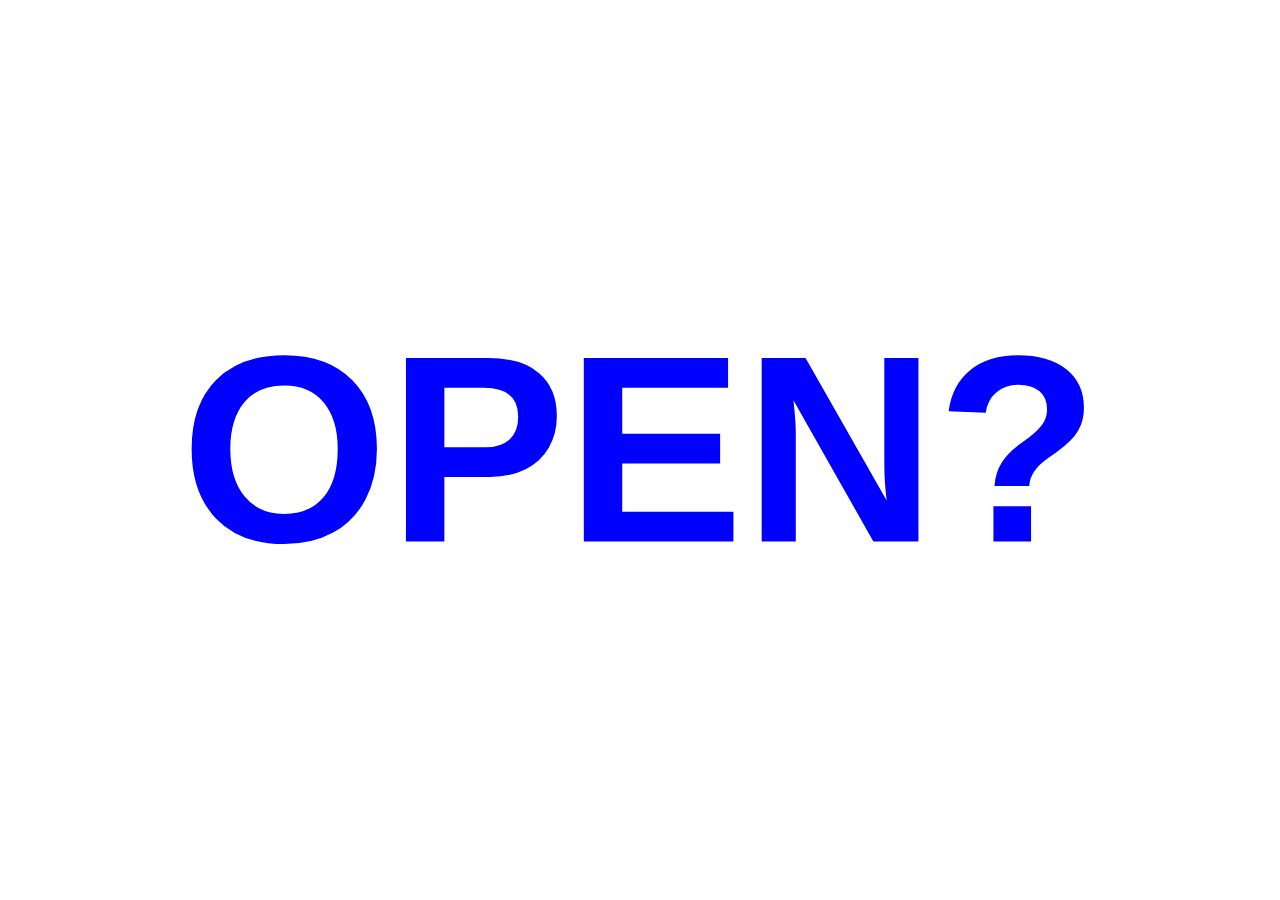
<file: index.html>
<!DOCTYPE html>
<html lang="en">
<head>
  <meta charset="UTF-8">
  <meta name="viewport" content="width=device-width, initial-scale=1.0">
  <meta http-equiv="X-UA-Compatible" content="ie=edge">
  <link href="style.css" rel="stylesheet">
  <title>Portfolio</title>
</head>

<body>
    <a href="page1.html">OPEN?</a>
</body>
</file>
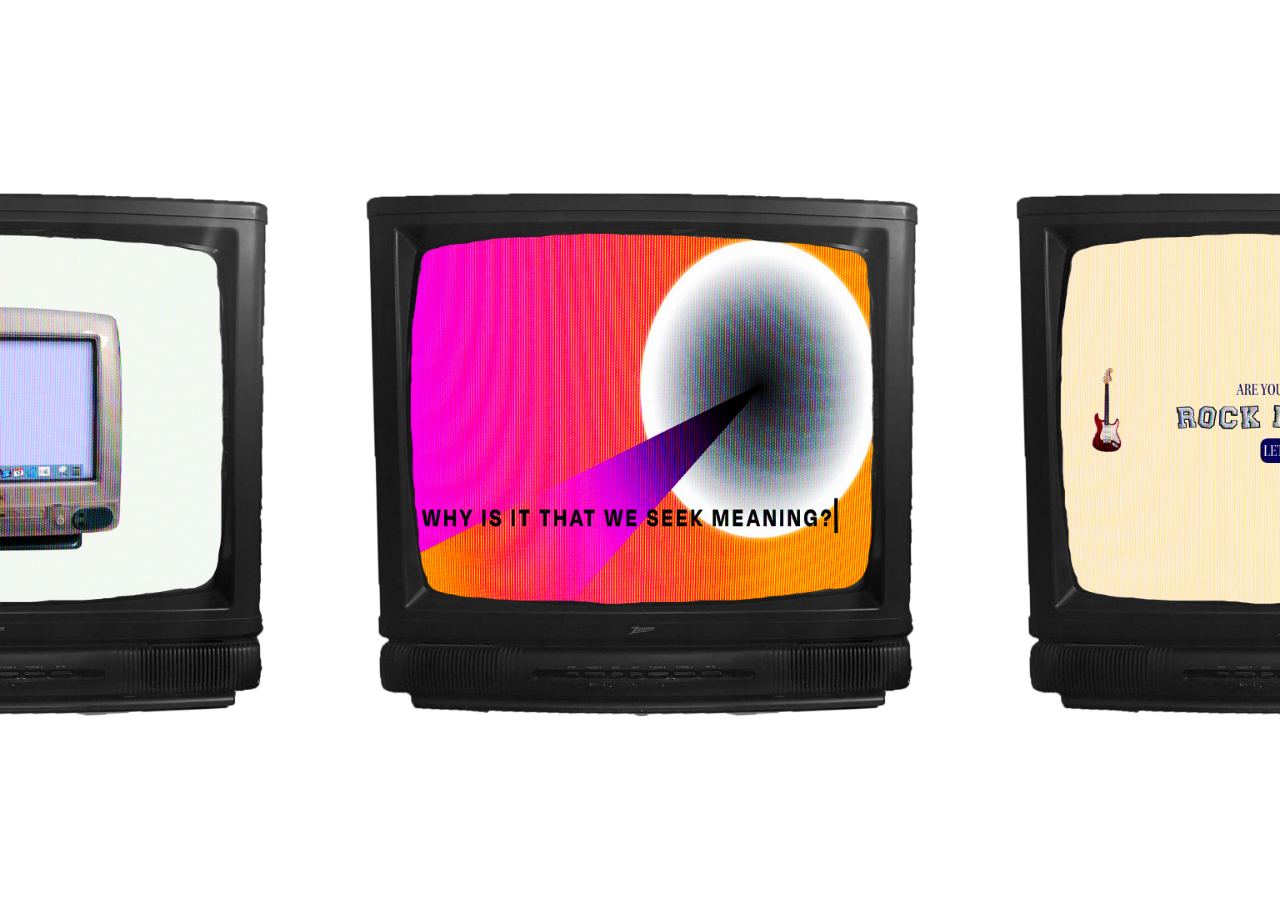
<file: page1.html>
<!DOCTYPE html>
<html lang="en">
<head>
  <meta charset="UTF-8">
  <meta name="viewport" content="width=device-width, initial-scale=1.0">
  <meta http-equiv="X-UA-Compatible" content="ie=edge">
  <link href="style1.css" rel="stylesheet">
  <title>Portfolio</title>
</head>

<body>
  <div class="grid-container">
    <div class="grid-item">
    <a href="pageproject1.html"><img src="images/project1.png"></a>
    </div>

    <div class="grid-item">
    <a href="pageproject2.html"><img src="images/project2.png"></a>
    </div>

    <div class="grid-item">
    <a href="pageproject3.html"><img src="images/project3tv.png"></a>
    </div>
  </div>

</body> 

</html>
</file>
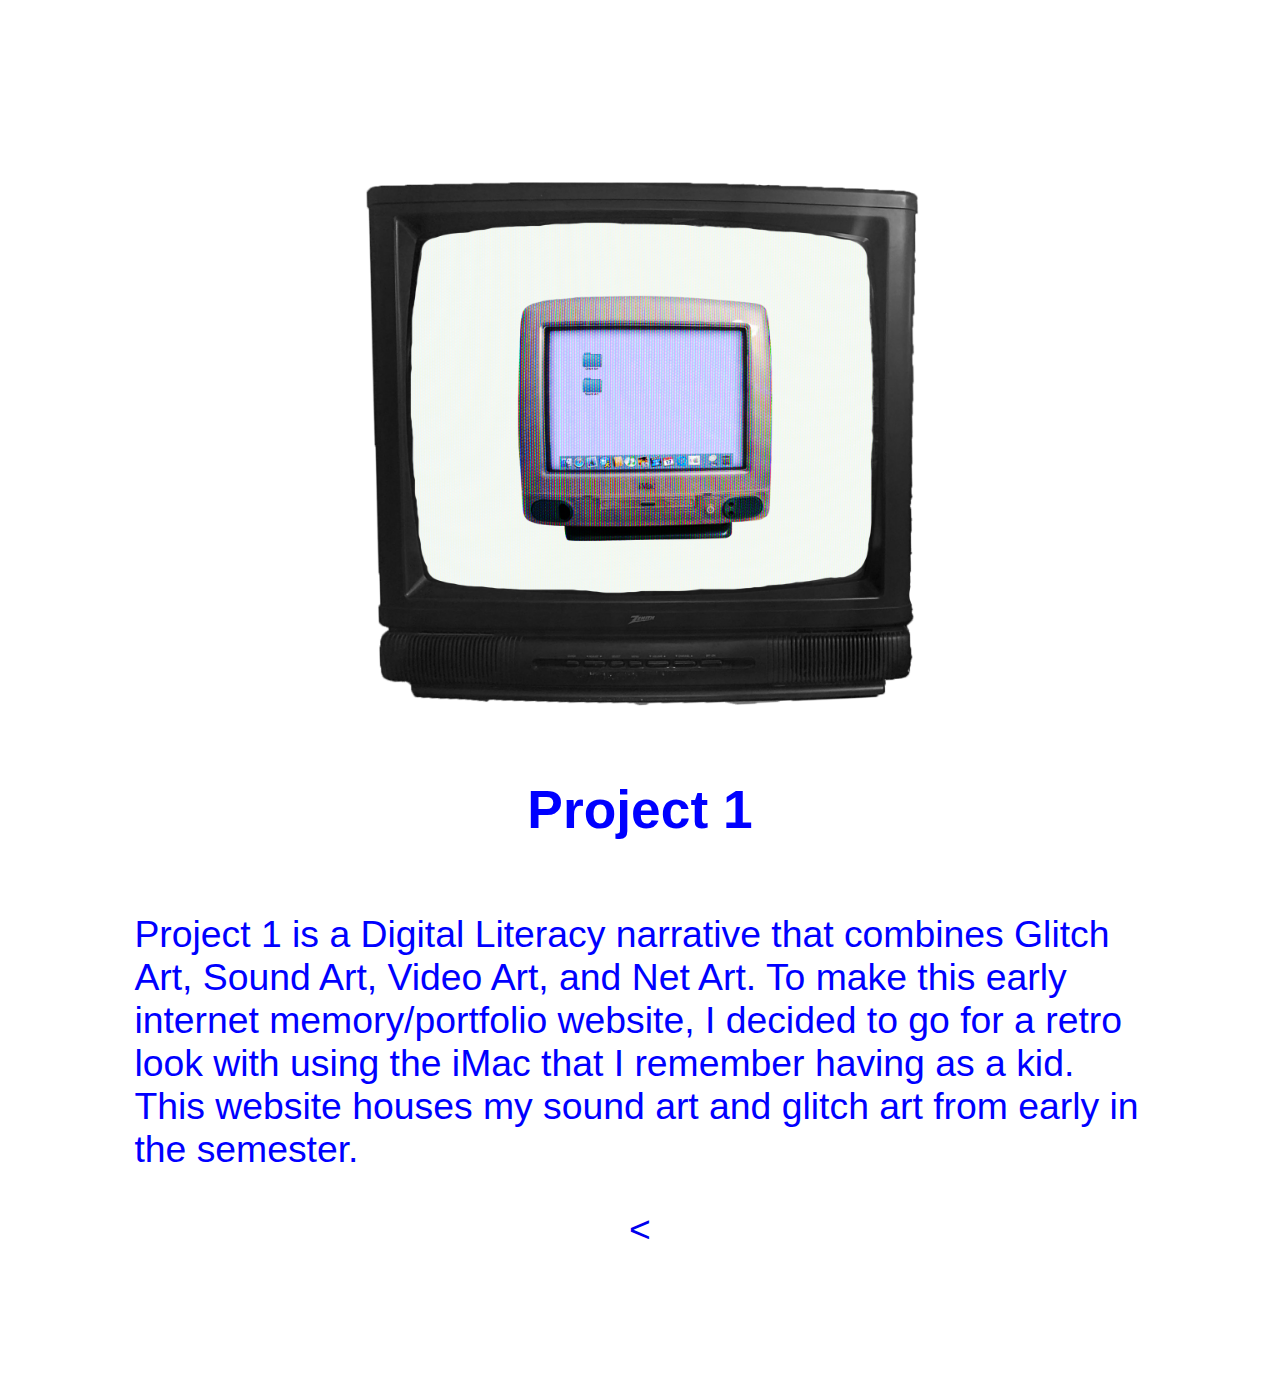
<file: pageproject1.html>
<!DOCTYPE html>
<html lang="en">
<head>
  <meta charset="UTF-8">
  <meta name="viewport" content="width=device-width, initial-scale=1.0">
  <meta http-equiv="X-UA-Compatible" content="ie=edge">
  <link href="style1.css" rel="stylesheet">
  <title>Portfolio</title>
</head>

<body>
    <div class="project1container">
      <div><a href="https://evyv17.github.io/project1/"><img src="images/project1.png"></a></div>
      <div><h1>Project 1</h1></div>
      <div><p>Project 1 is a Digital Literacy narrative that combines Glitch Art, Sound Art, Video Art, and Net Art. To make this early internet memory/portfolio website, I decided to go for a retro look with using the iMac that I remember having as a kid. This website houses my sound art and glitch art from early in the semester.
      </p></div>
      <div><a href="page1.html"><</a></div>

    </div>

</body> 

</html>
</file>
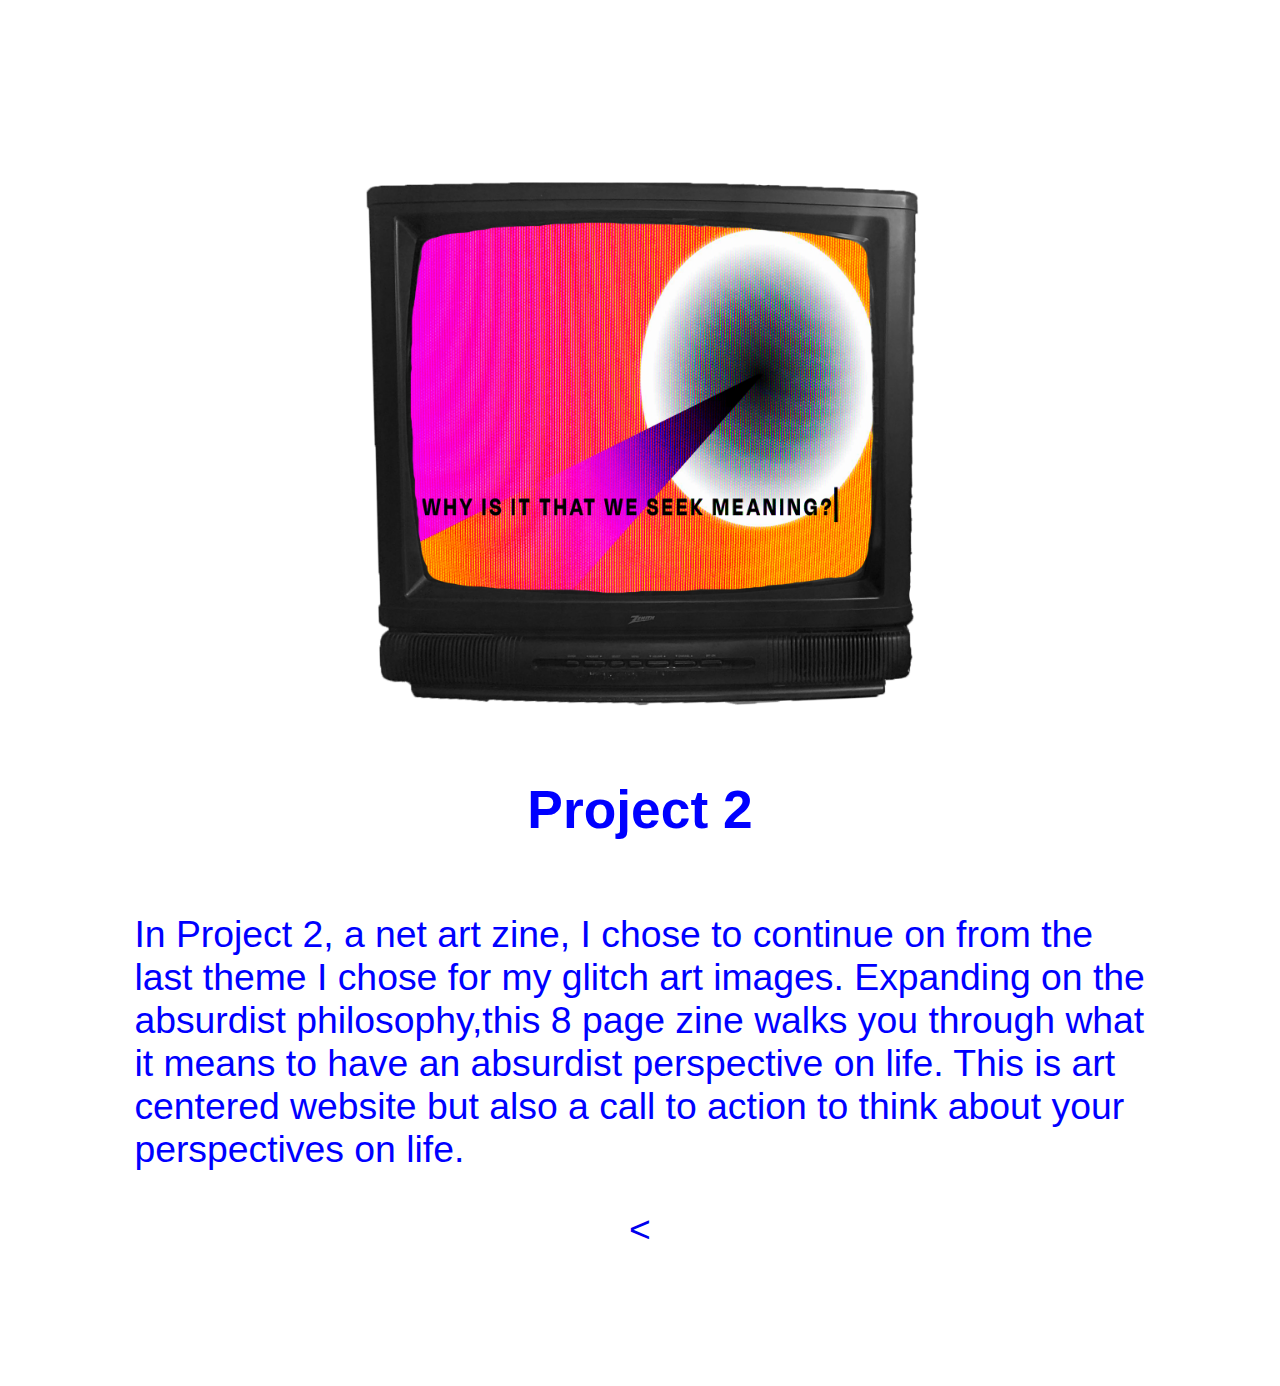
<file: pageproject2.html>
<!DOCTYPE html>
<html lang="en">
<head>
  <meta charset="UTF-8">
  <meta name="viewport" content="width=device-width, initial-scale=1.0">
  <meta http-equiv="X-UA-Compatible" content="ie=edge">
  <link href="style1.css" rel="stylesheet">
  <title>Portfolio</title>
</head>

<body>
    <div class="project2container">
      <a href="https://evyv17.github.io/netart/"><img src="images/project2.png"></a>
      <div><h1>Project 2</h1></div>
      <div><p> In Project 2, a net art zine, I chose to continue on from the last theme I  chose for my glitch art images. Expanding on the absurdist philosophy,this 8 page zine walks you through what it means to have an absurdist perspective on life. This is art centered website but also a call to action to think about your perspectives on life.</p></div>
      <div><a href="page1.html"><</a></div>
    </div>
   
</body> 

</html>
</file>
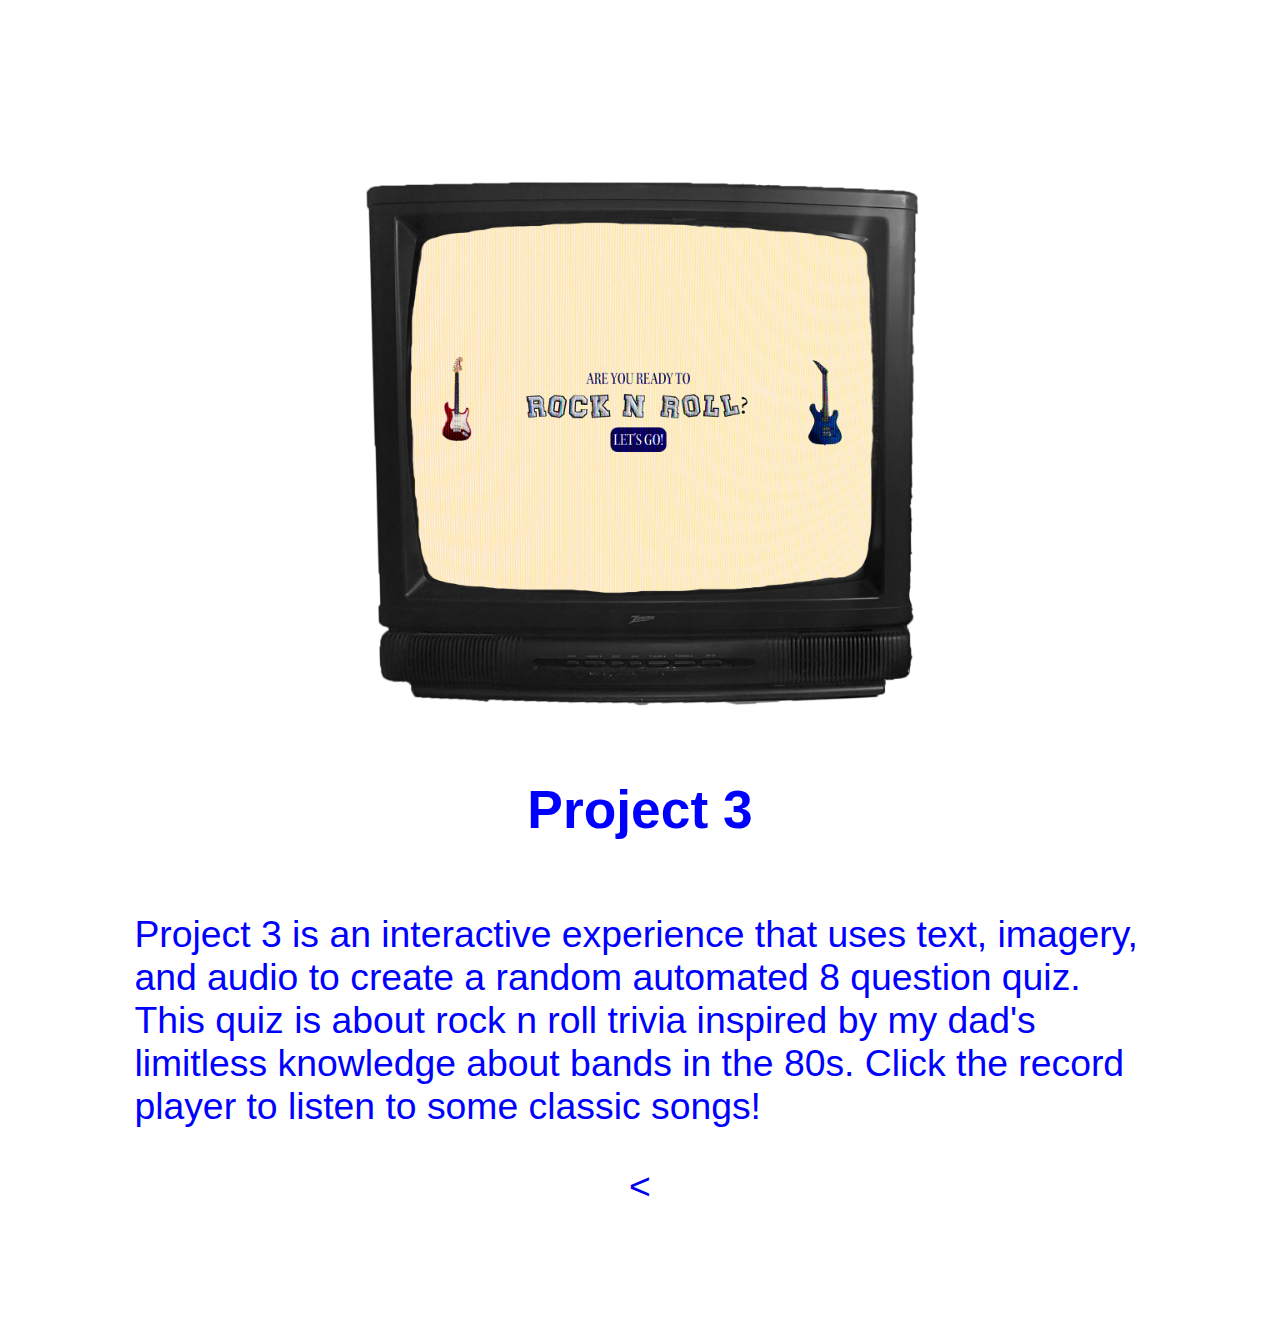
<file: pageproject3.html>
<!DOCTYPE html>
<html lang="en">
<head>
  <meta charset="UTF-8">
  <meta name="viewport" content="width=device-width, initial-scale=1.0">
  <meta http-equiv="X-UA-Compatible" content="ie=edge">
  <link href="style1.css" rel="stylesheet">
  <title>Portfolio</title>
</head>

<body>
    <div class="project3container">
      <div><a href="https://evyv17.github.io/project3/"><img src="images/project3tv.png"></a></div>
      <div><h1>Project 3</h1></div>
      <div><p>Project 3 is an interactive experience that uses text, imagery, and audio to create a random automated 8 question quiz. This quiz is about rock n roll trivia inspired by my dad's limitless knowledge about bands in the 80s. Click the record player to listen to some classic songs!</p></div>
      <div><a href="page1.html"><</a></div>
    </div>
    
</body> 

</html>
</file>
<file: style.css>
a {
    color: blue;
    font-family: Arial, Helvetica, sans-serif;
    font-weight: 900;
    text-decoration: none;
    font-size: 200pt;
    position: absolute;
    top: 50%; 
    left: 50%;
    transform: translate(-50%, -50%);
    text-align: center;
  }
  
  a:hover {
    color: rgb(83, 83, 250);
  }
</file>
<file: style1.css>
.grid-container {
    display: grid;
    grid-template-columns: repeat(3, 1fr); 
    grid-gap: 10px; 
    position: absolute;
    top: 50%; 
    left: 50%;
    transform: translate(-50%, -50%);
    padding: 10%;
}
  
.grid-item {
    padding: 20px;
}

.grid-item a{
    font-size: 30pt;
    text-decoration: none;
}

img{
    width: 450pt;
    height: 450pt;
}

img:hover{
    opacity: 0.75;
}

#arrow{
    position: absolute;
    bottom: 10%;
    right: 10%;
    color: blue;
    font-size: 100pt;
    font-family: Arial, Helvetica, sans-serif;
    font-weight:bolder;
}

.project1container{
    color: blue;
    font-family: Arial, Helvetica, sans-serif;
    text-decoration: none;
    display: flex;
    align-items:center;
    flex-direction:column;
    padding: 10%;
}

.project2container{
    color: blue;
    font-family: Arial, Helvetica, sans-serif;
    text-decoration: none;
    display: flex;
    align-items:center;
    flex-direction:column;
    padding: 10%;
}

.project3container{
    color: blue;
    font-family: Arial, Helvetica, sans-serif;
    text-decoration: none;
    display: flex;
    align-items:center;
    flex-direction:column;
    padding: 10%;
}

p{
 font-size: 28pt; 

}

h1{
    font-size: 40pt;
}

a{
    font-size: 28pt; 
    text-decoration: none;
}
</file>
